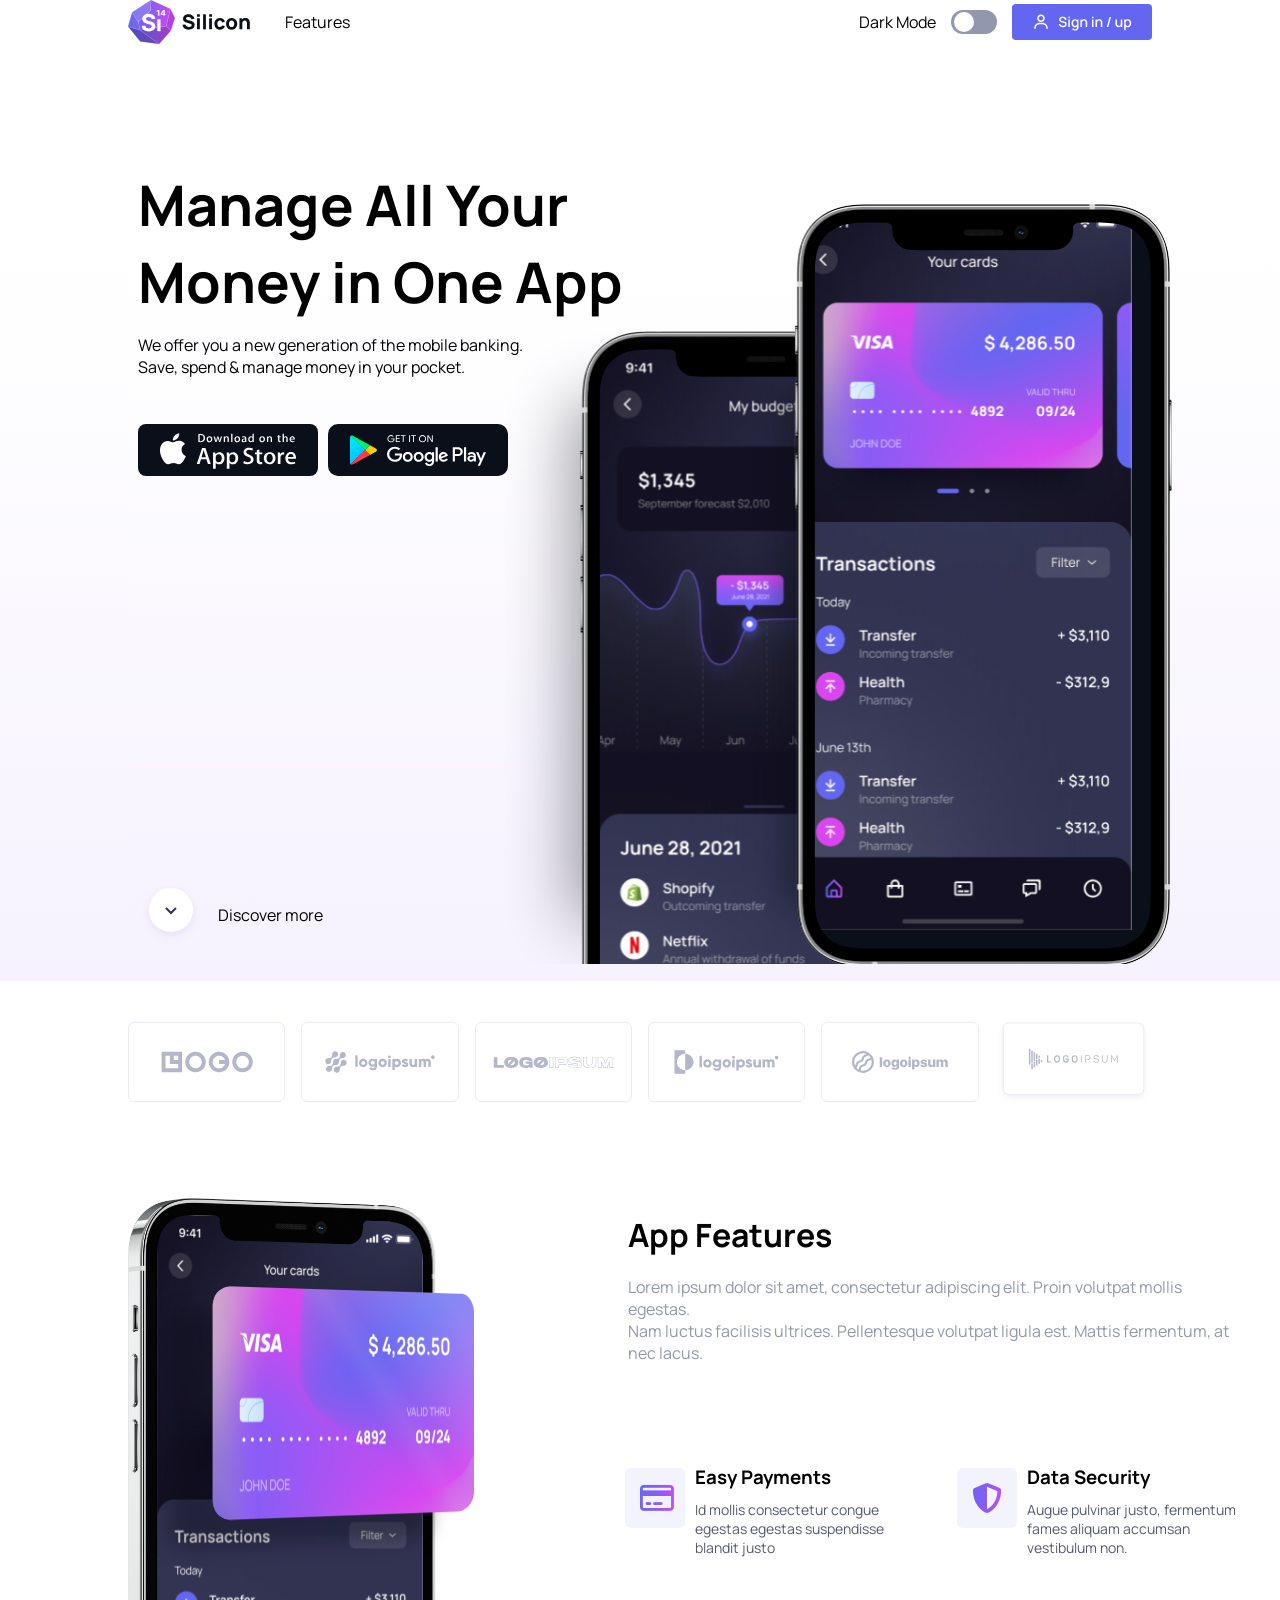
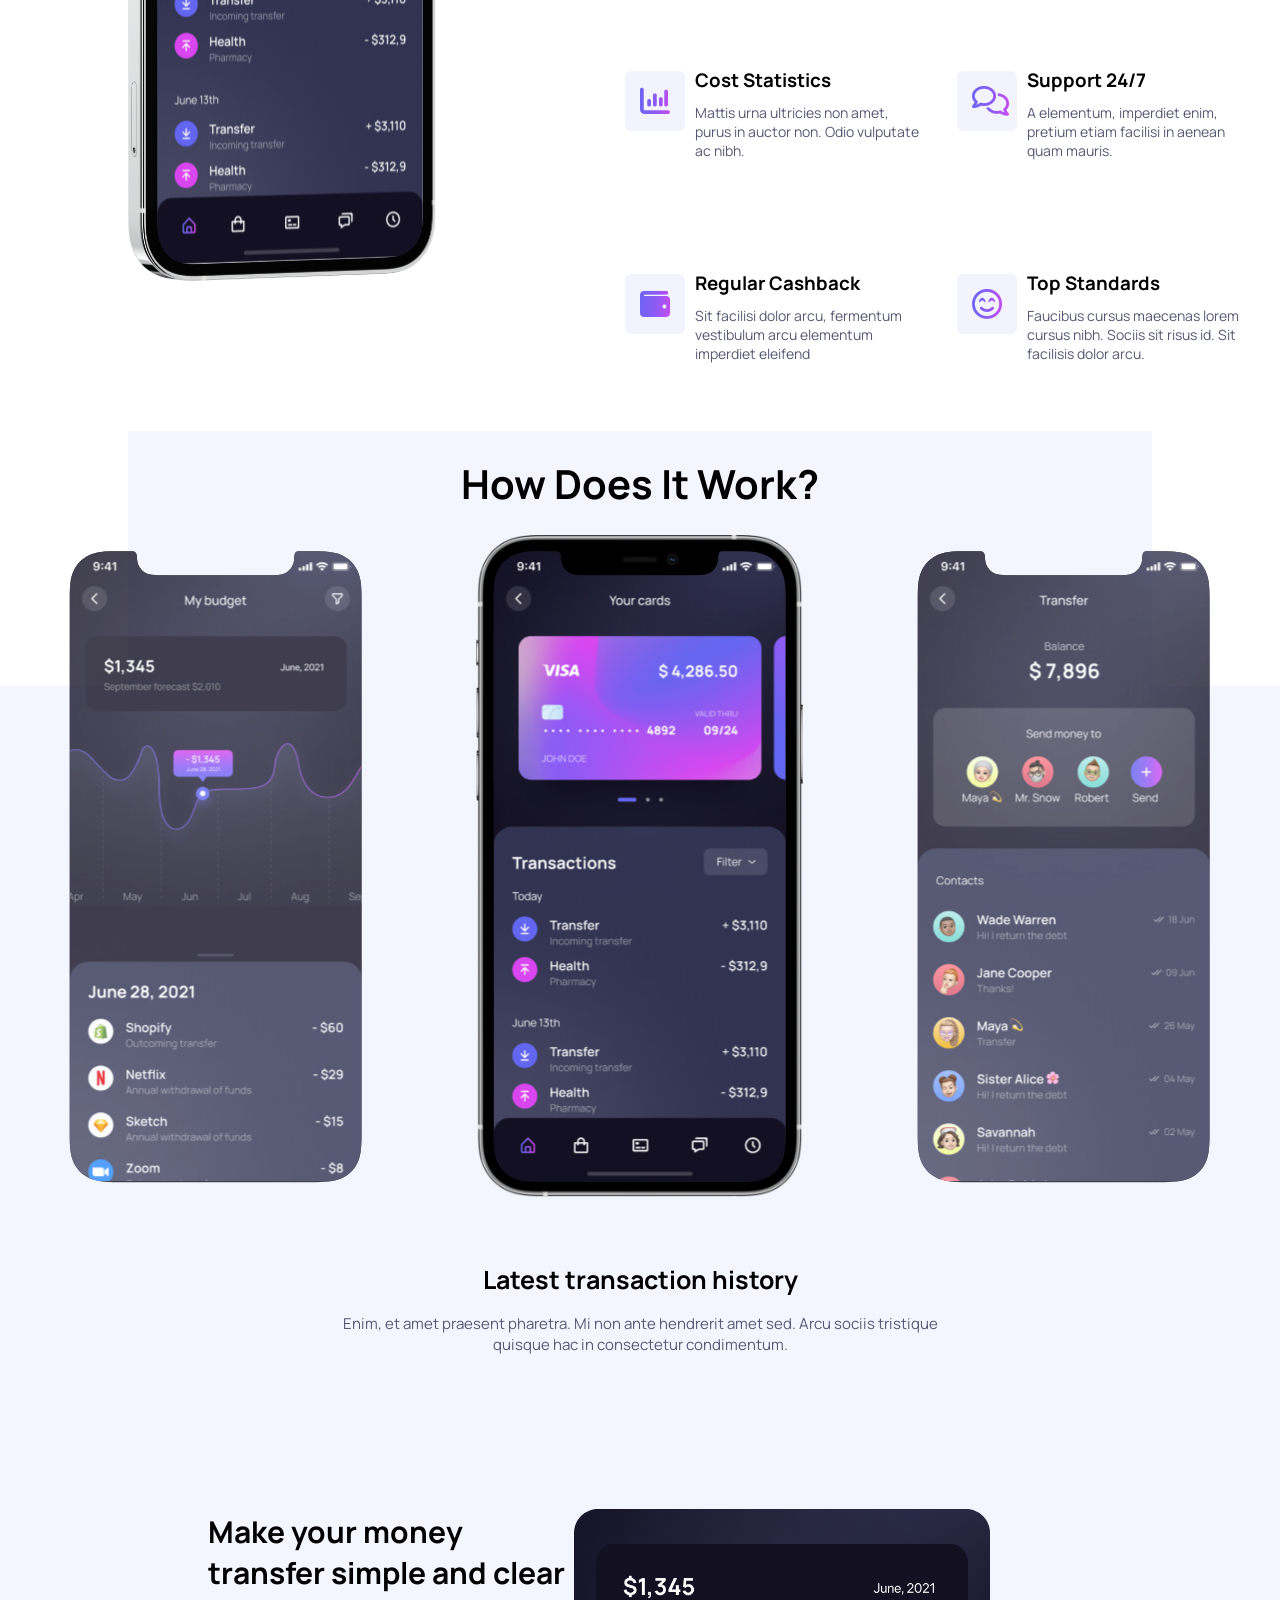
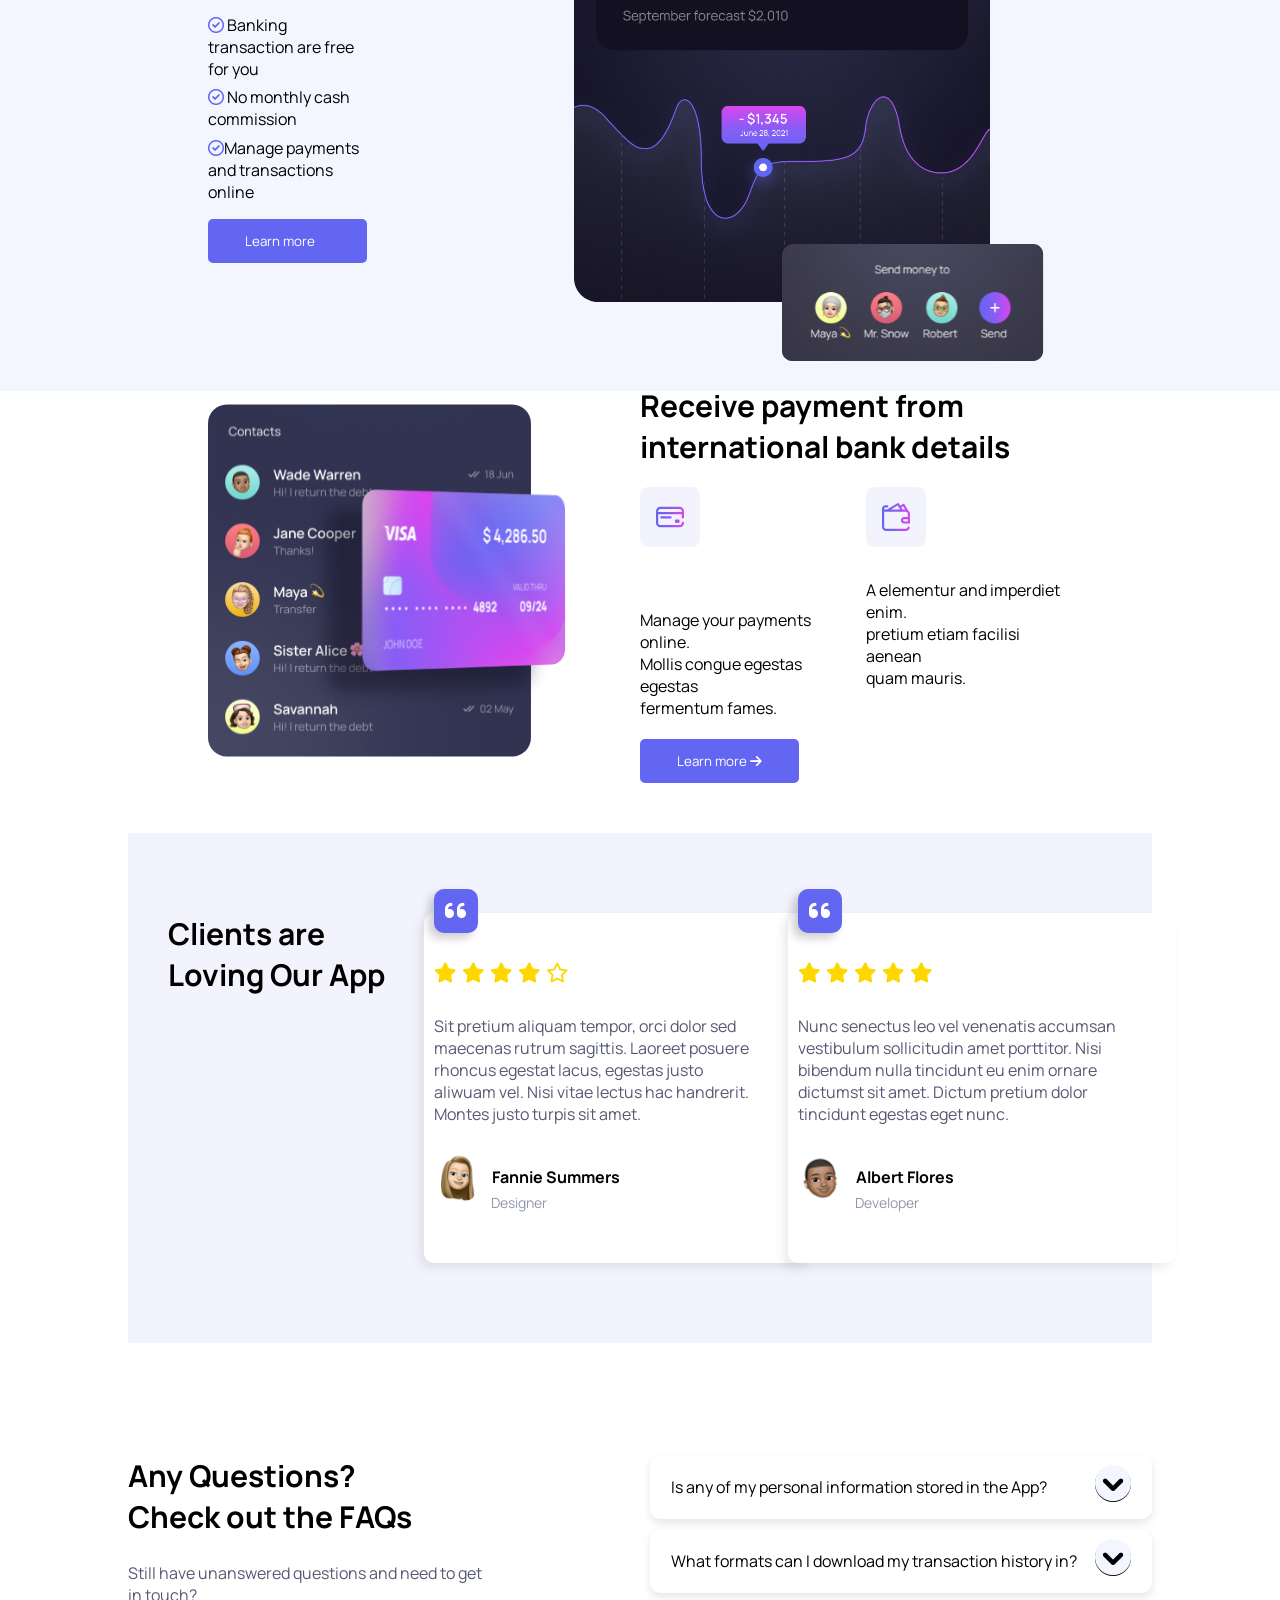
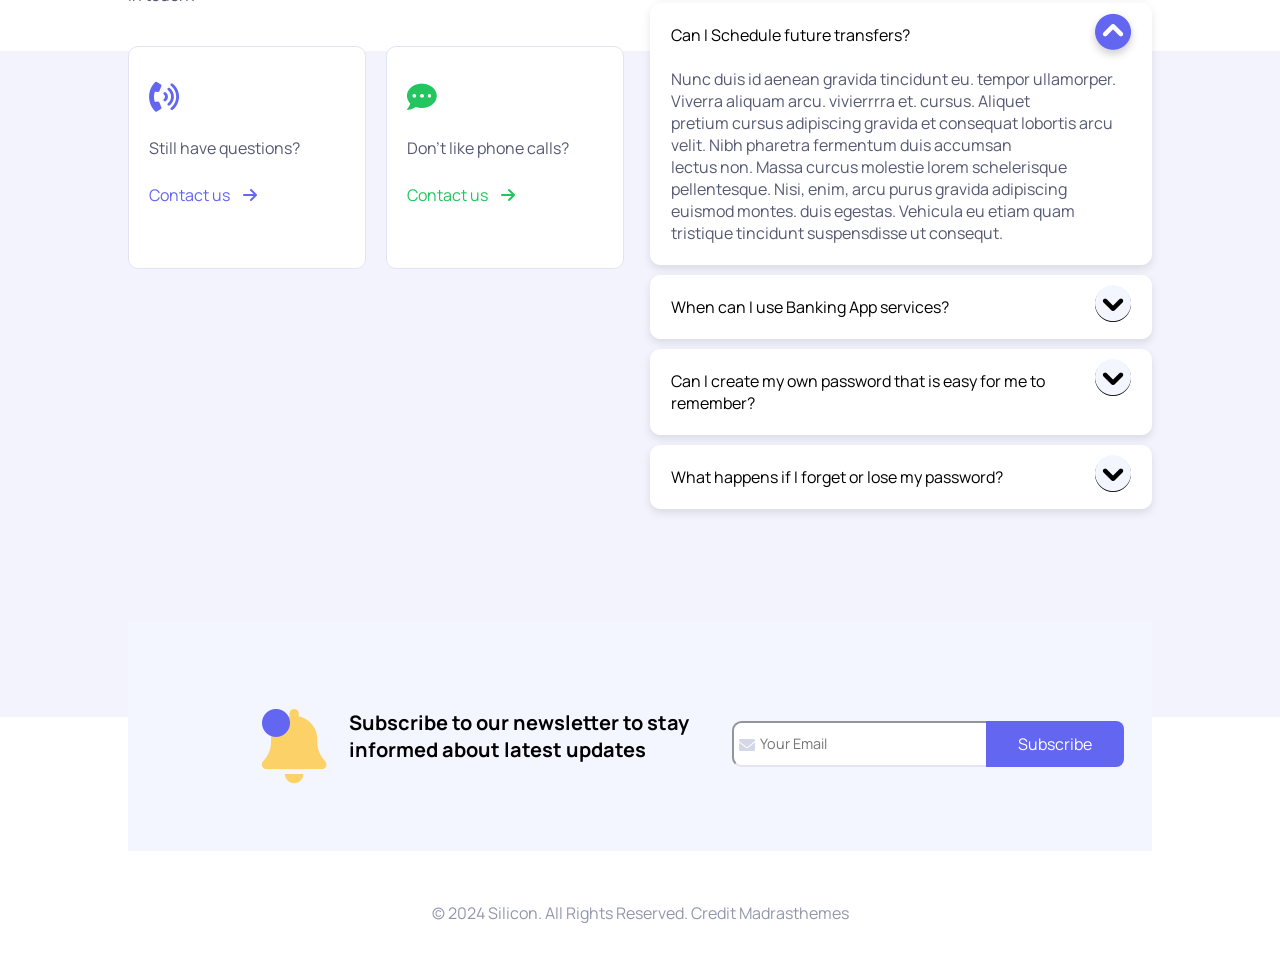
<file: Inlämningsuppgiften/index.html>
<!DOCTYPE html>
<html lang="en">
<head>
    <meta charset="UTF-8">
    <meta name="viewport" content="width=device-width, initial-scale=1.0">
    <title>Inlämningsuppgiften</title>
    <link rel="stylesheet" href="style.css">
    <link rel="stylesheet" href="https://cdnjs.cloudflare.com/ajax/libs/font-awesome/6.0.0-beta3/css/all.min.css">
    <link rel="preconnect" href="https://fonts.googleapis.com">
    <link rel="preconnect" href="https://fonts.gstatic.com" crossorigin>
    <link href="https://fonts.googleapis.com/css2?family=Manrope:wght@200..800&display=swap" rel="stylesheet">

</head>
<body class="bodywrap">
    <nav class="navbar"> 
        
        <!-- vänstra sidan -->
        <div class="flex"> 
           <img class="logo" src="bilderdesktop/solid.svg" alt="logga">
           <a href="">Features</a> 
        </div>

         <!-- högra sidan -->
        <div class="flex"> 
          <p>Dark Mode</p>
         
          <label class="switch" for="darkmode-switch">
            <input type="checkbox" id="darkmode-switch" aria-label="Toggle dark mode">
            <span class="slider round"></span>
          </label>
 
          <img class="signup" src="bilderdesktop/btn.svg" alt="loggain">
         </div>

    </nav>

    <div class="backgrund1"> </div>  <!-- visste inte hur jag skulle annars skulle få bakgrunden att gå utanför bodywraps margin, detta var min lösning efter många försök -->

 <main>

    

    <header class="header"> 

        

        <div class="headerbox">
         <h1 class="title"><strong>Manage All Your<br>Money in One App</strong></h1>
         <p>We offer you a new generation of the mobile banking.<br>Save, spend & manage money in your pocket.</p>
         <div class="app-images">
          <img class="appstore" src="bilderdesktop/appstore.svg" alt="appstore">
          <img class="googleplay" src="bilderdesktop/googleplay.svg" alt="googleplay">
         </div>
        </div>

        <img class="iphone2" src="bilderdesktop/iphone2.svg" alt="iphone2">

        <div class="info-button"> 
            <img class="next-btn" src="bilderdesktop/next-btn.svg" alt="next-btn"> 
            <p> Discover more</p> 
        </div>

    </header>

    <div class="container" id="c2"> 
        <ul class="mini-logo">
           <li><img src="bilderdesktop/minilogga1.svg" alt=""></li>
           <li><img src="bilderdesktop/minilogga2.svg" alt=""></li>
           <li><img src="bilderdesktop/minilogga3.svg" alt=""></li>
           <li><img src="bilderdesktop/minilogga4.svg" alt=""></li>
           <li><img src="bilderdesktop/minilogga5.svg" alt=""></li>
           <li><img src="bilderdesktop/minilogga6.svg" alt=""></li>
        </ul>
      </div> 

    <p class="sida2">


        <div class="sneiphone">
         <img src="bilderdesktop/sneiphone.svg" alt="">
        </div>

        <div class="features">
         <h1>App Features</h1>
         <p>Lorem ipsum dolor sit amet, consectetur adipiscing elit. Proin volutpat mollis egestas.<br> Nam luctus facilisis ultrices. Pellentesque volutpat ligula est. Mattis fermentum, at nec lacus.</p>
        </div>

        <div class="featuresbox"> 
            <div id="box1">
                <div class="icon-wrapper">
                    <i class="fa-regular fa-credit-card"></i>
                </div>
                <h3>Easy Payments</h3>
                <p>Id mollis consectetur congue<br> egestas egestas suspendisse <br> blandit justo</b></p>
            </div>

            <div id="box2">
                <div class="icon-wrapper">
                    <i class="fa-sharp fa-solid fa-shield"></i>
                </div>
                <h3>Data Security</h3>
                <p>Augue pulvinar justo, fermentum <br> fames aliquam accumsan <br> vestibulum non.</p>
            </div>

            <div id="box3">
                <div class="icon-wrapper">
                    <i class="fa-solid fa-chart-column"></i>
                </div>
                <h3>Cost Statistics</h3>
                <p>Mattis urna ultricies non amet, <br> purus in auctor non. Odio vulputate <br> ac nibh.</p>
            </div>

            <div id="box4">
                <div class="icon-wrapper">
                    <i class="fa-regular fa-comments"></i>
                </div>
                <h3>Support 24/7</h3>
                <p>A elementum, imperdiet enim,<br>pretium etiam facilisi in aenean<br> quam mauris. </p>
            </div>

            <div id="box5">
                <div class="icon-wrapper">
                    <i class="fa-solid fa-wallet"></i>
                </div>
                <h3>Regular Cashback</h3>
                <p>Sit facilisi dolor arcu, fermentum<br>vestibulum arcu elementum<br>imperdiet eleifend</p>
            </div>

            <div id="box6">
                <div class="icon-wrapper">
                    <i class="fa-regular fa-face-smile-beam"></i>
                </div>
                <h3>Top Standards</h3>
                <p>Faucibus cursus maecenas lorem<br>cursus nibh. Sociis sit risus id. Sit<br>facilisis dolor arcu.</p>
            </div>

        </div>
    </p>


    <div class="sida3"> 

        <h2 class="HDIW"> How Does It Work?</h2>

        <div class="iphones"> 
         <img src="bilderdesktop/iphonehalv.svg" alt="">
         <img src="bilderdesktop/iphone.svg" alt="">
         <img src="bilderdesktop/iphonehalv2.svg" alt="">
        </div>

        <h3>Latest transaction history</h3>
        <p> Enim, et amet praesent pharetra. Mi non ante hendrerit amet sed. Arcu sociis tristique <br> quisque hac in consectetur condimentum. </p>
    </div>

    <div class="backgrund2"> </div>

    <div class="sida4">

        <div class="money"> 
            <div class="money1"> 
             <h3>Make your money <br> transfer simple and clear</h3>
              <ul>
                 <li> <i class="fa-regular fa-circle-check"></i> Banking transaction are free for you</li>
                 <li> <i class="fa-regular fa-circle-check"></i> No monthly cash commission</li>
                 <li> <i class="fa-regular fa-circle-check"></i>Manage payments and transactions online</li>
               </ul> 
              <button>Learn more <i class="fa-solid fa-arrow-right"></i></button>
           </div>

         <img src="bilderdesktop/bildx2.svg" alt="">

        </div>

        <div class="payment"> 
            <img class="bildx22" src="bilderdesktop/bildx22.svg" alt="">
            <h3 class="header2">Receive payment from<br>international bank details</h3>
            <p class="left"> <img src="bilderdesktop/knapp1.svg" alt=""><br>Manage your payments online.<br>Mollis congue egestas egestas<br>fermentum fames. </p>
            <p class="right"> <img src="bilderdesktop/knapp2.svg" alt=""><br>A elementur and imperdiet enim.<br>pretium etiam facilisi aenean<br>quam mauris.</p>

            <button class="footer">Learn more   <i class="fa-solid fa-arrow-right"></i></button>

        </div>

    </div>
<div class="backgrund3"> </div>
    <div class="sida5">
        <h3>Clients are<br>Loving Our App</h3>
        
        <div class="container">
            <a><i class="fa-solid fa-quote-left"></i></a>
            <div><i class="fa-solid fa-star"></i><i class="fa-solid fa-star"></i><i class="fa-solid fa-star"></i><i class="fa-solid fa-star"></i><i class="fa-regular fa-star"></i></div>
            <div>Sit pretium aliquam tempor, orci dolor sed<br>maecenas rutrum sagittis. Laoreet posuere<br>rhoncus egestat lacus, egestas justo<br> aliwuam vel. Nisi vitae lectus hac handrerit.<br>Montes justo turpis sit amet.</div>
            <div><img src="bilderdesktop/fannie.svg" alt=""><span>Fannie Summers</span> <br> <p>Designer</p></div>
        </div>

        <div class="container">
            <a><i class="fa-solid fa-quote-left"></i></a>
            <div><i class="fa-solid fa-star"></i><i class="fa-solid fa-star"></i><i class="fa-solid fa-star"></i><i class="fa-solid fa-star"></i><i class="fa-solid fa-star"></i></div>
            <div>Nunc senectus leo vel venenatis accumsan<br>vestibulum sollicitudin amet porttitor. Nisi<br>bibendum nulla tincidunt eu enim ornare<br>dictumst sit amet. Dictum pretium dolor<br>tincidunt egestas eget nunc.</div>
            <div><img src="bilderdesktop/albert.svg" alt=""><span>Albert Flores</span> <br><p>Developer</p></div>
        </div>

    </div>

    <div class="sida6"> 

        <div class="left">
          <div class="FAQ">
             <h3><stronger>Any Questions?<br> Check out the FAQs</stronger></h3>
             <div>Still have unanswered questions and need to get<br>in touch?</div>
          </div>

         <div class="boxes">
          <div class="box1">
             <i class="fa-solid fa-phone-volume" style="color: #6366F1;"></i>
             <div>Still have questions?</div>
             <a href="">Contact us <i class="fa-solid fa-arrow-right"></i> </a>

          </div>

          <div class="box2">
             <i class="fa-solid fa-comment-dots" style="color: #22C55E;"></i>
             <div>Don't like phone calls?</div>
             <a href="">Contact us <i class="fa-solid fa-arrow-right"></i> </a>
          </div>
         </div>
        </div>

     <div class="right">
         <div class="q1"><stronger>Is any of my personal information stored in the App?</stronger><i class="fa-duotone fa-solid fa-circle-chevron-down" style="color:#F3F6FF"></i></i></div>
         <div class="q2"><stronger>What formats can I download my transaction history in?</stronger> <i class="fa-duotone fa-solid fa-circle-chevron-down" style="color:#F3F6FF"></i></div>
         <div class="q3"><stronger>Can I Schedule future transfers?</stronger> <i class="fa-solid fa-circle-chevron-up" style="color:#6366F1"></i><br><p style="color:#565973">Nunc duis id aenean gravida tincidunt eu. tempor ullamorper. Viverra aliquam arcu. vivierrrra et. cursus. Aliquet<br>pretium cursus adipiscing gravida et consequat lobortis arcu velit. Nibh pharetra fermentum duis accumsan<br>lectus non. Massa curcus molestie lorem schelerisque pellentesque. Nisi, enim, arcu purus gravida adipiscing<br>euismod montes. duis egestas. Vehicula eu etiam quam tristique tincidunt suspensdisse ut consequt.</p></div>
         <div class="q4"><stronger>When can I use Banking App services?</stronger> <i class="fa-duotone fa-solid fa-circle-chevron-down" style="color:#F3F6FF"></i></div>
         <div class="q5"><stronger>Can I create my own password that is easy for me to remember?</stronger><i class="fa-duotone fa-solid fa-circle-chevron-down" style="color:#F3F6FF"></i></div>
         <div class="q6"><stronger>What happens if I forget or lose my password?</stronger><i class="fa-duotone fa-solid fa-circle-chevron-down" style="color:#F3F6FF"></i></div>
     </div>


    
    </div>

    <div class="sida7">
  
        <div class="newsletter">
         <div class="subscribe">
          <i class="fa-solid fa-circle circle"></i>
          <i class="fa-solid fa-bell bell"></i>
          <h3> Subscribe to our newsletter to stay <br> informed about latest updates</h3>
         </div>
  
  
         <div class="input group">
             <i class="fa-solid fa-envelope icon"></i>
             <input class="form input email" type="text" placeholder="  Your Email">
             <button class="submit-btn">Subscribe</button>
  
  
         </div>
  
  
  
  
      </div>
  


 </main>


 <footer> &copy; 2024 Silicon. All Rights Reserved. Credit Madrasthemes</footer>


    
</body>
</html>
</file>
<file: Inlämningsuppgiften/style.css>
:root { 
    --clr-primary: #6366F1; 

    --clr-gray-600: #9397AD; 
    --clr-gray-700: #565973; 
    --clr-gray-800: #9397AD; 
}


* {
    margin: 0;
    padding: 0;
    font-family: 'Manrope';
}

.dark {
    color-scheme: dark;
}

.bodywrap {
    margin-left: 10%;
    margin-right: 10%;
    width: 100vh, 100vw; 
    max-width: 120rem;

}


.main{
    padding-inline: 5rem;
    
}


.navbar{
    display: flex;
    width: 100%;

    margin: 0 auto;
    justify-content: space-between;
    align-items: center;
    text-decoration: none;
 
}

.logo {
    padding-right: 20px;
}

.flex {
    display: flex;
    justify-content: space-between;
    align-items: center;
    text-decoration: none;
    gap: 15px;
}

.flex a {
    text-decoration: none;
    color: inherit;
}

.signup{
    width: 140px;
    height: auto;
}


/* toggle Switch styling DETTA ÄR FRÅN CHATGPT SAMT W3 SCHOOL*/
.switch {
    position: relative;
    display: inline-block;
    width: 46px;
    height: 24px;
  }
  
  .switch input {
    opacity: 0;
    width: 0;
    height: 0;
  }
  
  .slider {
    position: absolute;
    cursor: pointer;
    top: 0;
    left: 0;
    right: 0;
    bottom: 0;
    background-color: var(--clr-gray-600);
    transition: 0.4s;
    border-radius: 34px;
  }
  
  .slider:before {
    position: absolute;
    content: "";
    height: 20px;
    width: 20px;
    left: 3px;
    bottom: 2px;
    background-color: white;
    transition: 0.4s;
    border-radius: 50%;
  }
  
  input:checked + .slider {
    background-color: #2196F3;
  }
  
  input:checked + .slider:before {
    transform: translateX(20px);
  }
  
  
  
  .backgrund1 {
    background: linear-gradient(0deg, rgba(246,242,254,1) 0%, rgba(255,255,255,1) 75%);
    position: absolute; 
    top: 0;
    left: 0;
    right: 0;
    bottom: 0;
    z-index: -1; 
    height: 109vh; 
    width: 100%;
    
  }



.headerbox {
    display: flex;
    flex-direction: column; 
    margin-bottom: 2rem;
    gap: 14px;
    margin-top: 7rem;
}

.title {
    width: 100%; 
    height: auto;
    font-size: 56px;
}

.app-images {
    display: flex; 
    gap: 10px; 
    margin-top: 2rem;
}

.appstore, .googleplay {
    width: 180px; 
    height: 52px; 
}



.header {
    position: relative;
    background: rgb(246,242,254);
    background: linear-gradient(0deg, rgba(246,242,254,1) 0%, rgba(255,255,255,1) 75%);
    padding: 10px;
    overflow: hidden; 
    height: 100vh; 
    width: 100%;

}

.iphone2 {
    width: 700px; 
    height: auto;
    position: absolute; 
    top: 10rem;
    right: 0; 
    
}

.info-button {
    display: flex;
    font-size: 16px;
    bottom: 0;
    position: absolute;
    margin-bottom: 1rem;
    gap: 14px;
    margin-top: 7rem;
    align-items: center;

}



.mini-logo {
    display: flex;
    justify-content: center;
    list-style-type: none; 
    position: relative; 
    background-color: #ffffff; 
    z-index: 10; 
    margin-top: 3rem;
    margin-bottom: 5rem;
    gap: 1rem;
}

.mini-logo img {
    max-width: 100%; 
    height: 100px;
    width: 196px;
}

.sida2 {
    display: flex; 
    width: auto;
    padding-inline: 5rem; 
    max-height: fit-content;
    align-items: flex-start;
    
}

.sneiphone img {
    width: 348px;
    height: auto;
    align-items: left;
    position: absolute;
    margin-right: 20px;

}

.features {
    display: flex; 
    flex-direction: column;
    align-items: flex-start; 
    margin-top: 55px; 
    margin-bottom: 40px;
    margin: 1rem;
    margin-left: 500px;
    max-height: fit-content;
    width: 60%; 
}

.features h1 {
    margin-bottom: 19px; 
    font-weight: bolder;
}

.features p {
    color: #9397AD;

}
.featuresbox {
    width: 60%; 
    height: auto;
    display: grid; 
    grid-gap: 50px; 
    grid-template-columns: 1fr 1fr;
    margin-top: 20px;
    padding: 20px;
    margin-left: 547px;
    column-gap: fit-content;


}

.icon-wrapper {
    display: flex;
    align-items: center;
    padding: 10px;
    background-color: #F3F3FE;
    border-radius: 10%;
    height: 40px;
    width: 40px;
    right: 70px;
    bottom: -4rem;
    position: relative;
    
}
.featuresbox i {
    font-size: 30px;
    background: linear-gradient(94deg, rgba(99, 102, 241, 1) 0%, rgba(139, 92, 246, 1) 50%, rgba(217, 70, 239, 1) 100%);
    -webkit-background-clip: text;
    -webkit-text-fill-color: transparent;
    justify-content: center;
    align-self: center;
    padding: 5px;
    position: relative;
    
}

.featuresbox p {
    color: #565973;
    grid-column: 2;
    font-size: 14px;
    margin-top: 10px;

}

.featuresbox h3{
    font-weight: bold;
    grid-column: 2; 
    margin: 0;
}


.backgrund2 {
    background-color: #F3F6FF; 
    position: absolute;  
    top: 254%;      
    left: 0;
    right: 0;
    height: 145%; 
    width: 100%;
    z-index: -1;   
}




.sida3 {
    text-align: center;
    background-color: #F3F6FF; 
    margin-top: 3rem;
    margin-bottom: 5rem;
    height: auto;
    padding-left: 20%;
    padding-right: 20%;
    margin-bottom: 30px;
}

.HDIW {
    padding: 4%;
    font-weight: bolder;
    font-size: 40px;
}

.iphones {
    display: flex;
    max-width: 100%;
    margin-bottom: 4rem;
    gap: 6rem;
    justify-content: center;
}

.sida3 h3 {
    font-size: 25px;
    margin-bottom: 1rem;
}

.sida3 p {
    font-size: 15px;
    padding-bottom: 5rem;
    color: #565973;
}


.sida4 {
    margin-bottom: 50px;
    margin-top: 50px;

}


.money {
    display: flex; 
    align-items: center;
    justify-content: center;
    gap: 20%;
    padding-left: 5rem;
    padding-right: 5rem;
}



.money h3{
    font-weight: bolder;
    font-size: 30px;
    position: absolute;
    margin-top: -6rem;
}
.money li {
    list-style-type: none;
    margin-top: 4%;
}

.money i {
    color: #6366F1;
}

.money button {
    width: 159px;
    height: 44px;
    background-color: #6366F1;
    border-radius: 5px;
    border-style: none;
    color: #FFfFFF;
    margin-top: 10%;
}


.payment {
    display: grid;
    grid-template-areas:
      'image image header header'
      'image image left right'
      'image image footer right';
    grid-template-columns: 0fr 1fr 1fr 1fr;
    grid-template-rows: auto;
    gap: 20px; 
    padding-right: 5rem;
    align-items: start; 
    justify-items: start; 

  }
  
  .payment .bildx22 {  
    width: 412px;
    height: auto;
    z-index: 0;
    padding-left: 5rem;
    grid-area: image;
    
 }
  
  .header2 { 
    grid-area: header;
    font-size: 30px; 
    font-weight: bolder;
    margin-top: 0;

 }
  
  .payment .left { 
    grid-area: left; 
    margin-top: 0;

 }
  
  .payment .right { 
    grid-area: right; 
    margin-top: 0;
 }
  
  .payment .footer {
    grid-area: footer;
    width: 159px;
    height: 44px;
    background-color: #6366F1;
    border-radius: 5px;
    border-style: none;
    color: #FFfFFF;
    margin-top: 0%;
  }
  
  .payment > p { font-size: 16px; 
  }

 .payment .left img,
 .payment .right img {
  width: 60px; 
  height: auto; 
  opacity: 0,9;
}

.backgrund3 {
    background-color: #F3F3FE; 
    position: absolute;  
    top: 539%;
    left: 0;
    right: 0;
    height: 74vh; 
    width: 100%;
    z-index: -10;   
}     

.sida5 {
    display: flex;
    justify-content: space-evenly;
    background-color: #F3F3FE;
    padding-top: 5rem;
    padding-bottom: 5rem;

}

.sida5 h3 {
    font-weight: bolder;
    font-size: 30px;

}

.sida5 .container {
    display: flex;
    flex-direction: column;
    border-style: none; 
    width: 23rem;
    height: 329px;
    padding: 1%;
    border-radius: 10px;
    background-color: #ffffff;
    justify-content: center;
    gap: 30px;
    align-self: right;
    margin-right: -4rem;
    border-style: none;
    box-shadow: -5px 5px 10px rgba(67, 65, 65, 0.1); 
    color: #565973;

    

  }

  .sida5 .container a {
    display: inline-flex; 
    justify-content: center; 
    align-items: center; 
    width: 44px; 
    height: 44px; 
    background-color: #6366F1;
    border-radius: 10px; 
    color: white; 
    font-size: 24px; 
    position: relative;
    margin-top: -75px;
    box-shadow: -5px 5px 10px rgba(0, 0, 0, 0.2);
    
  }

  .sida5 .container div i {
    color: gold; 
    font-size: 20px; 
    margin-right: 5px; 

    
  }
  
  .sida5 .container div {
    margin: 0; 
    color: #565973;
  }
  
  .sida5 .container img {
    width: auto; 
    height: auto; 
    border-radius: 50%; 
    margin-right: 10px; 
    vertical-align: middle; 
  }
  
  .sida5 .container span {
    font-weight: bolder; 
    font-size: 16px; 
    color: #000000;
  }

  .sida5 .container p {
    font-weight: light; 
    font-size: 14px; 
    color: #9397AD;
    margin-left: 57px;
    margin-top: -10px;
  }


  .sida6 {
    display: grid;
    grid-template-columns: 1fr 1fr; 
    gap: 20px; 
    margin-top: 7rem;
    margin-bottom: 7rem;
}

.left {
    display: flex;
    flex-direction: column; 
    gap: 40px; 
    align-items: start;
}

.left h3{
    font-weight: bold; 
    font-size: 30px;
    margin-bottom: 25px;
}

.boxes {
    display: flex; 
    gap: 20px; 
    justify-content: center;
    align-items: left;
}

.box1, .box2 {
    display: flex;
    flex-direction: column;
    padding: 20px;
    border: 1px solid #E2E5F1;
    border-radius: 10px;
    background-color: #ffffff;
    width: 196px;
    height: 166px;
    row-gap: 25px;
    padding-top: 35px;

}

.box1 div, .box2 div {
    color: #565973;
}

.FAQ div {
    color: #565973;
}

.box1 a, .box2 a {
    text-decoration: none; 
}

.box1 a {
    color: #6366F1;
}

.box2 a {
    color: #22C55E;
}

.box1 i, .box2 i {
    font-size: 30px;
}

.box1 a i, .box2 a i {
    font-size: 16px;
    margin-left: 10px;
}

.right {
    display: flex;
    flex-direction: column;
    gap: 10px;
}

.right div {
    flex-direction: column;
}

.right i {
    font-size: 36px;
    background-color: #000000;
    height: 36px;
    width: 36px;
    border-radius: 70%;
    border-style: none;
    margin-left: 50%;
    align-self: end;
    position: absolute;
    margin-top: -10px;
}

.right .q3 i {
    background-color: #FFfFFF;
    align-self: end;
    position: absolute;
    margin-top: -10px;
    box-shadow: 0px 4px 8px rgba(0, 0, 0, 0.2);
}

.q1, .q2, .q3, .q4, .q5, .q6 {
    display: flex;
    flex-direction: column;
    border: 1px solid #ffffff !important; 
    border-radius: 10px !important;
    background-color: #ffffff !important;
    box-shadow: 0px 4px 8px rgba(0, 0, 0, 0.1) !important;
    padding: 20px;

}

.sida7 {
    box-sizing: border-box;
    background-color: #F3F6FF;
    margin-bottom: 30px;
    padding-bottom: 1px;
    padding-top: 1px;
    align-items: center;
}

.sida7 h3 {
    font-size: 20px;
    font-style: bolder;
}

.newsletter {
    display: flex; 
    align-items: center; 
    justify-content: space-between; 
    padding: 20px;
    margin-top: 45px;
    margin-bottom: 45px;
    margin-left: 7rem;
}

.subscribe {
    display: flex;
    align-items: left;
    justify-self: flex-end;
    padding: 2px;
    margin-top: 20px;
}

.bell {
    color: #fbd168; 
    font-size: 74px;
    margin-right: .3em;
    position: relative;
}

.circle {
    color: #6366F1;
    position: absolute; 
    right: 5; 
    z-index: 10;
    font-size: 28px;

}


.input {
    padding-inline-start: 20px !important;
    padding: 0.5rem;
    font-size: 0.9rem;
    border-radius: 0.6rem; 
    box-sizing: border-box; 
    color: #D4D7E5;
    position: relative;;
    width: 420px;
    height: 46px;
    display: flex; 
    border-color: #E2E5F1;

}

.icon {
    font-size: 16px;
    position: absolute;
    z-index: 10;
    left: 10px;
    padding: 4%;
    margin-right: 10%;
    border-style: none;
}

.submit-btn {
    background-color: #6366F1;
    color: white;
    padding: 0.5em 2em;
    font-size: 1rem;
    border: none;
    border-top-right-radius: 0.5rem !important;
    border-bottom-right-radius: 0.5rem!important;
    margin-left: -9px;
    cursor: pointer;
    height: 46px;
    z-index: 1;
}



footer {
    color: #9397AD;
    text-align: center;
    margin-top: 5%;
    margin-bottom: 5%;
}
</file>
